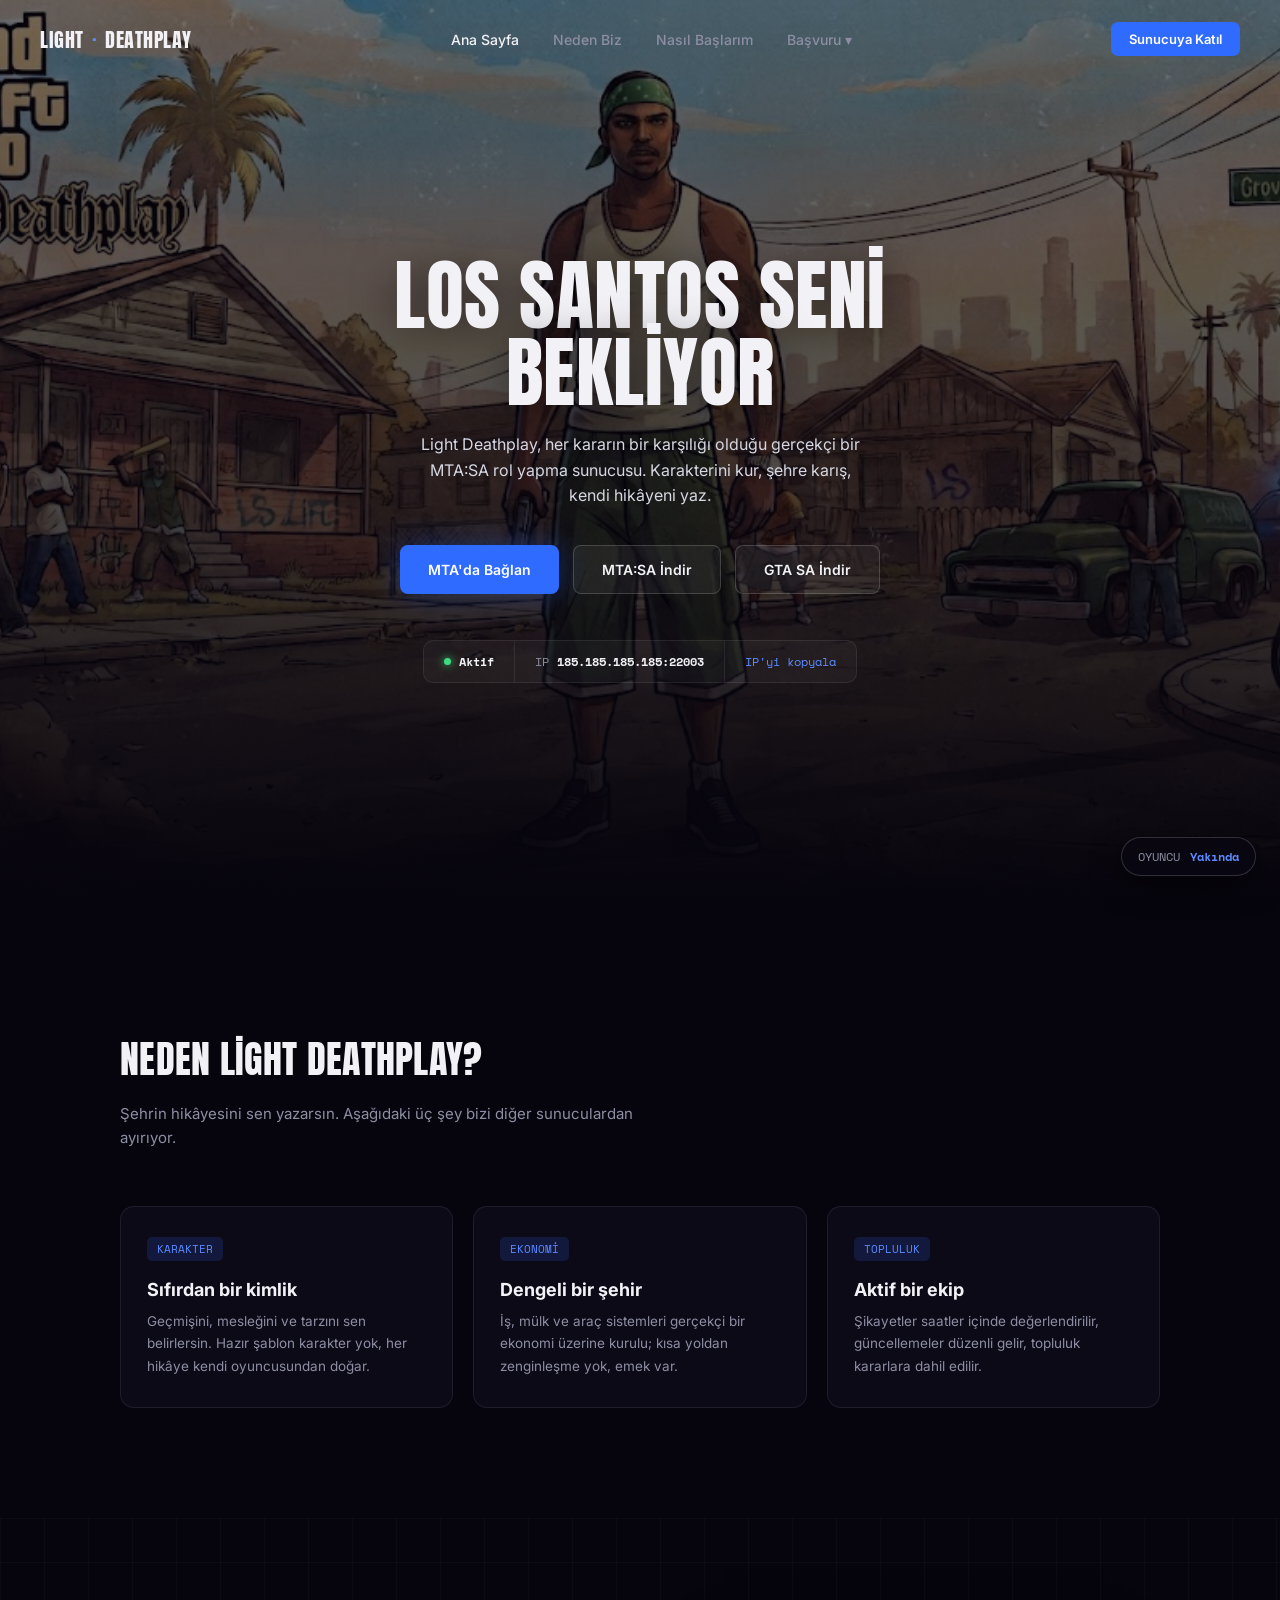
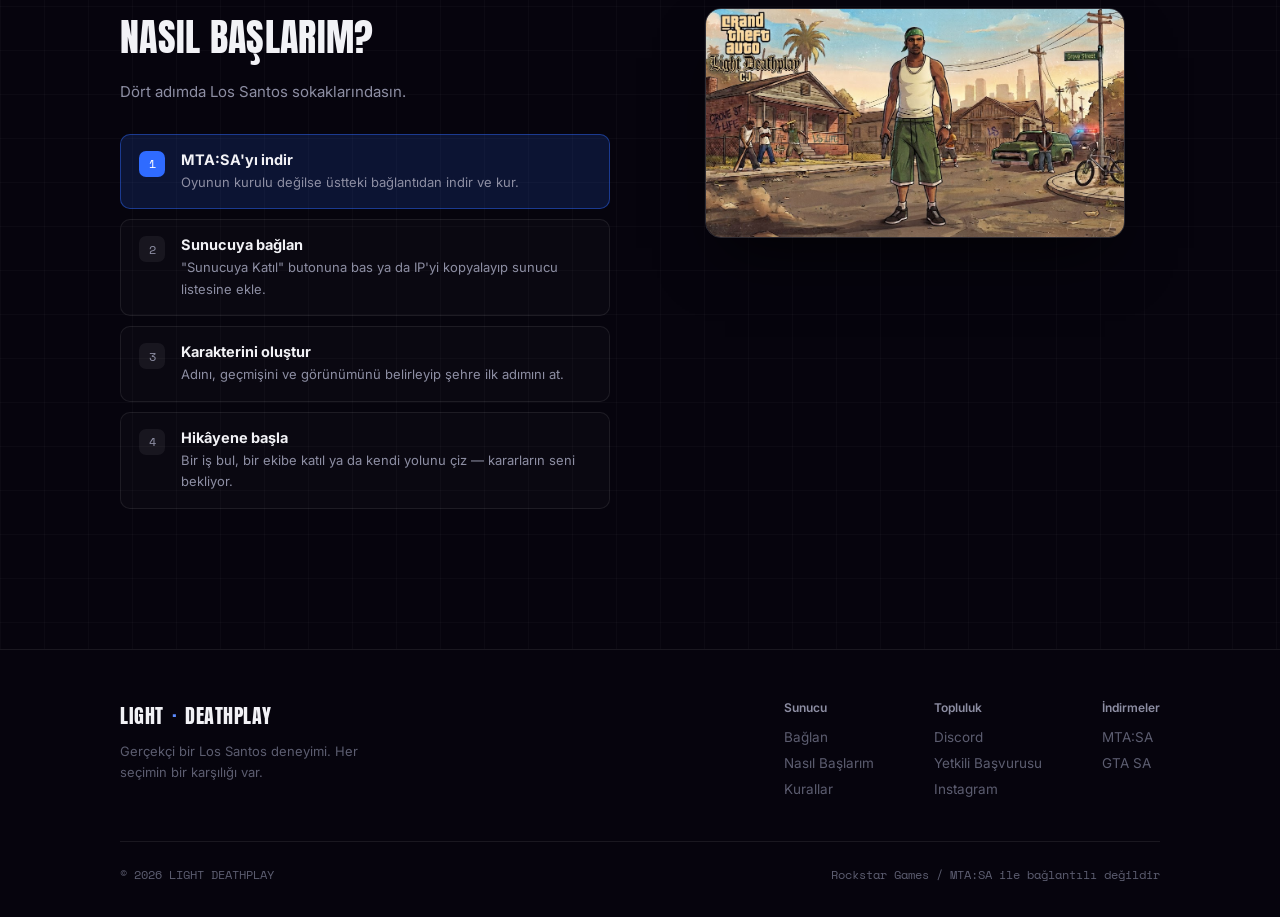
<file: index.html>
<!DOCTYPE html>
<html lang="tr">
<head>
<meta charset="UTF-8">
<meta name="viewport" content="width=device-width, initial-scale=1.0">
<title>Light Deathplay — MTA:SA Rol Yapma Sunucusu</title>
<link rel="icon" type="image/png" href="favicon.png">
<link rel="preconnect" href="https://fonts.googleapis.com">
<link rel="preconnect" href="https://fonts.gstatic.com" crossorigin>
<link href="https://fonts.googleapis.com/css2?family=Anton&family=Inter:wght@400;500;600;700&family=Space+Mono:wght@400;700&display=swap" rel="stylesheet">
<link rel="stylesheet" href="style.css">
<style>
  /* Üst Menü Açılır (Dropdown) Stilleri - Sayfayı aşağı kaydırmaz */
  .nav-dropdown {
    position: relative;
    display: inline-block;
  }
  .nav-dropdown-content {
    display: none;
    position: absolute;
    top: 100%;
    left: 0;
    background: #121214;
    min-width: 240px;
    box-shadow: 0px 8px 16px rgba(0,0,0,0.5);
    border: 1px solid #29292e;
    border-radius: 8px;
    z-index: 1000;
    overflow: hidden;
  }
  .nav-dropdown-content a {
    color: #fff;
    padding: 12px 16px;
    text-decoration: none;
    display: block;
    font-size: 13px;
    font-family: 'Inter', sans-serif;
    transition: background 0.2s, padding-left 0.2s, color 0.2s;
  }
  .nav-dropdown-content a:hover {
    background: #1a1a1e;
    padding-left: 20px;
    color: #3b82f6;
  }
  /* Tıklandığında veya fareyle gelince açılması için */
  .nav-dropdown.active .nav-dropdown-content,
  .nav-dropdown:hover .nav-dropdown-content {
    display: block;
  }
</style>
</head>
<body>

<header class="navbar" id="navbar">
  <a href="#top" class="logo">LIGHT<span class="dot">·</span>DEATHPLAY</a>
  <nav class="nav-links">
    <a href="#top" class="nav-item active">Ana Sayfa</a>
    <a href="#neden" class="nav-item">Neden Biz</a>
    <a href="#nasil" class="nav-item">Nasıl Başlarım</a>
    
    <!-- Üst Menüdeki Başvuru Açılır Menüsü (Doğru dosya isimleriyle) -->
    <div class="nav-dropdown" id="navDropdown">
      <a href="javascript:void(0)" class="nav-item" onclick="toggleNavDropdown(event)">Başvuru ▾</a>
      <div class="nav-dropdown-content">
        <a href="lspd-basvuru.html">🛡️ LSPD Başvurusu</a>
        <a href="lssd-basvuru.html">⭐ LSSD Başvurusu</a>
        <a href="basvuru.html">⚡ Sunucu Yetkili Başvurusu</a>
      </div>
    </div>
  </nav>
  <a href="mtasa://185.185.185.185:22003" class="nav-cta">Sunucuya Katıl</a>
</header>

<section class="hero" id="top">
  <div class="hero-content">
    <h1 class="hero-title">Los Santos Seni Bekliyor</h1>
    <p class="hero-desc">Light Deathplay, her kararın bir karşılığı olduğu gerçekçi bir MTA:SA rol yapma sunucusu. Karakterini kur, şehre karış, kendi hikâyeni yaz.</p>

    <div class="hero-actions">
      <a href="mtasa://185.185.185.185:22003" class="btn btn-primary">MTA'da Bağlan</a>
      <a href="https://multitheftauto.com/" target="_blank" rel="noopener" class="btn btn-secondary">MTA:SA İndir</a>
      <a href="https://dosya.co/s0plkghxsu1f/Gta-sa_By-İces_By-Ahmets.zip.html" target="_blank" rel="noopener" class="btn btn-secondary">GTA SA İndir</a>
    </div>

    <div class="hero-status">
      <div class="status-cell"><span class="status-dot"></span> <strong id="status-text">Aktif</strong></div>
      <div class="status-cell">IP <strong>185.185.185.185:22003</strong></div>
      <div class="status-cell"><button class="status-copy" id="copy-ip">IP'yi kopyala</button></div>
    </div>
  </div>
</section>

<section class="features-section" id="neden">
  <div class="wrap">
    <div class="section-head">
      <h2>Neden Light Deathplay?</h2>
      <p>Şehrin hikâyesini sen yazarsın. Aşağıdaki üç şey bizi diğer sunuculardan ayırıyor.</p>
    </div>
    <div class="cards-grid">
      <div class="card">
        <span class="card-tag">KARAKTER</span>
        <h3>Sıfırdan bir kimlik</h3>
        <p>Geçmişini, mesleğini ve tarzını sen belirlersin. Hazır şablon karakter yok, her hikâye kendi oyuncusundan doğar.</p>
      </div>
      <div class="card">
        <span class="card-tag">EKONOMİ</span>
        <h3>Dengeli bir şehir</h3>
        <p>İş, mülk ve araç sistemleri gerçekçi bir ekonomi üzerine kurulu; kısa yoldan zenginleşme yok, emek var.</p>
      </div>
      <div class="card">
        <span class="card-tag">TOPLULUK</span>
        <h3>Aktif bir ekip</h3>
        <p>Şikayetler saatler içinde değerlendirilir, güncellemeler düzenli gelir, topluluk kararlara dahil edilir.</p>
      </div>
    </div>
  </div>
</section>

<section class="how-section" id="nasil">
  <div class="wrap how-grid">
    <div class="how-left">
      <div class="section-head" style="margin-bottom: 30px;">
        <h2>Nasıl Başlarım?</h2>
        <p>Dört adımda Los Santos sokaklarındasın.</p>
      </div>
      <div class="steps-list">
        <div class="step-item active">
          <span class="step-num">1</span>
          <div class="step-body">
            <strong>MTA:SA'yı indir</strong>
            <span>Oyunun kurulu değilse üstteki bağlantıdan indir ve kur.</span>
          </div>
        </div>
        <div class="step-item">
          <span class="step-num">2</span>
          <div class="step-body">
            <strong>Sunucuya bağlan</strong>
            <span>"Sunucuya Katıl" butonuna bas ya da IP'yi kopyalayıp sunucu listesine ekle.</span>
          </div>
        </div>
        <div class="step-item">
          <span class="step-num">3</span>
          <div class="step-body">
            <strong>Karakterini oluştur</strong>
            <span>Adını, geçmişini ve görünümünü belirleyip şehre ilk adımını at.</span>
          </div>
        </div>
        <div class="step-item">
          <span class="step-num">4</span>
          <div class="step-body">
            <strong>Hikâyene başla</strong>
            <span>Bir iş bul, bir ekibe katıl ya da kendi yolunu çiz — kararların seni bekliyor.</span>
          </div>
        </div>
      </div>
    </div>
    <div class="how-visual">
      <div class="how-visual-frame">
        <img src="Gta.jpg" alt="Light Deathplay karakteri Grove Street'te">
      </div>
    </div>
  </div>
</section>

<script>
  function toggleNavDropdown(event) {
    event.stopPropagation();
    const dropdown = document.getElementById('navDropdown');
    dropdown.classList.toggle('active');
  }

  // Sayfada başka bir yere tıklandığında menüyü kapat
  window.addEventListener('click', function() {
    const dropdown = document.getElementById('navDropdown');
    if (dropdown) {
      dropdown.classList.remove('active');
    }
  });
</script>

<footer class="footer">
  <div class="wrap">
    <div class="footer-top">
      <div class="footer-brand">
        <a href="#top" class="logo">LIGHT<span class="dot">·</span>DEATHPLAY</a>
        <p>Gerçekçi bir Los Santos deneyimi. Her seçimin bir karşılığı var.</p>
      </div>
      <div class="footer-links">
        <div class="footer-col">
          <h4>Sunucu</h4>
          <a href="mtasa://185.185.185.185:22003">Bağlan</a>
          <a href="#nasil">Nasıl Başlarım</a>
          <a href="#neden">Kurallar</a>
        </div>
        <div class="footer-col">
          <h4>Topluluk</h4>
          <a href="https://discord.gg/2nWKxBMngr" target="_blank" rel="noopener">Discord</a>
          <a href="basvuru.html">Yetkili Başvurusu</a>
          <a href="#">Instagram</a>
        </div>
        <div class="footer-col">
          <h4>İndirmeler</h4>
          <a href="https://multitheftauto.com/" target="_blank" rel="noopener">MTA:SA</a>
          <a href="https://dosya.co/s0plkghxsu1f/Gta-sa_By-İces_By-Ahmets.zip.html" target="_blank" rel="noopener">GTA SA</a>
        </div>
      </div>
    </div>
    <div class="footer-bottom">
      <span>© 2026 LIGHT DEATHPLAY</span>
      <span>Rockstar Games / MTA:SA ile bağlantılı değildir</span>
    </div>
  </div>
</footer>

<div class="server-widget-fixed">
  <span class="label">OYUNCU</span>
  <span class="count" id="player-count">Yakında</span>
</div>

<div class="toast" id="toast">IP kopyalandı</div>

<script src="script.js"></script>
</body>
</html>
</file>
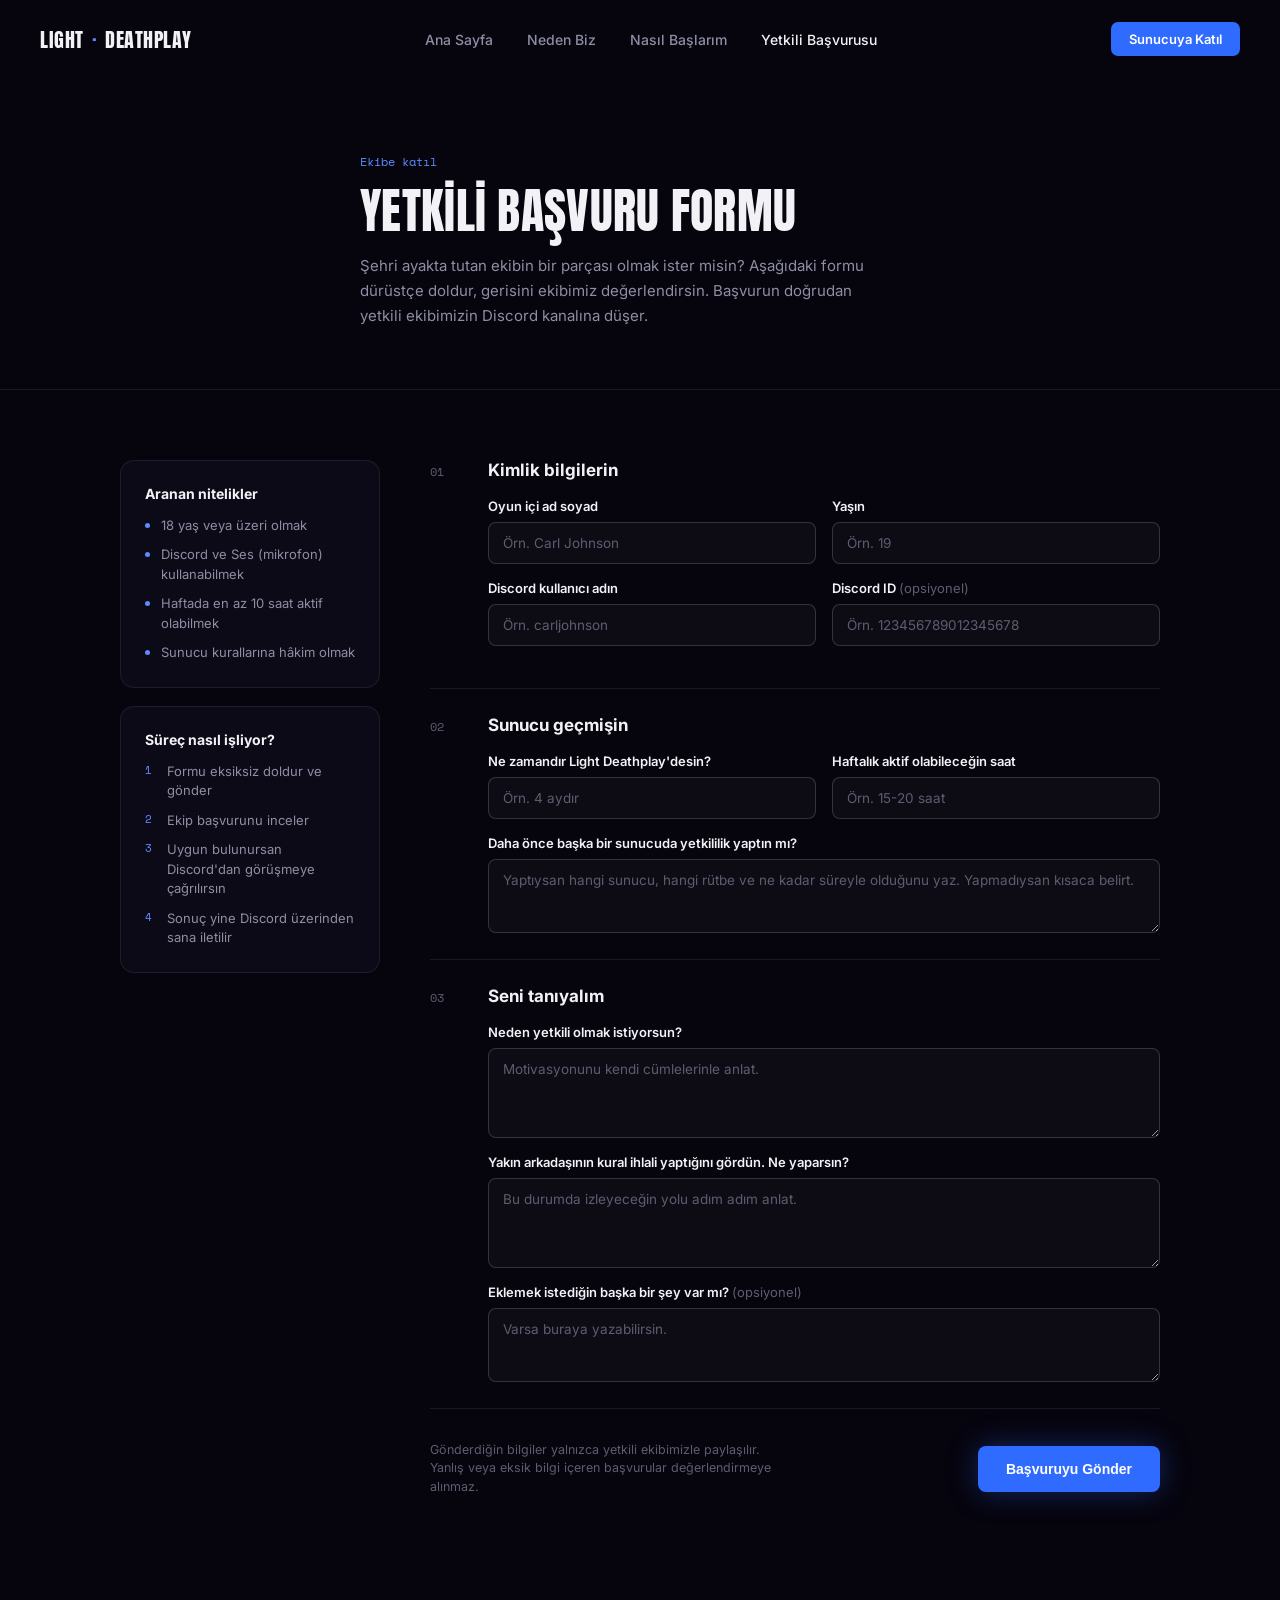
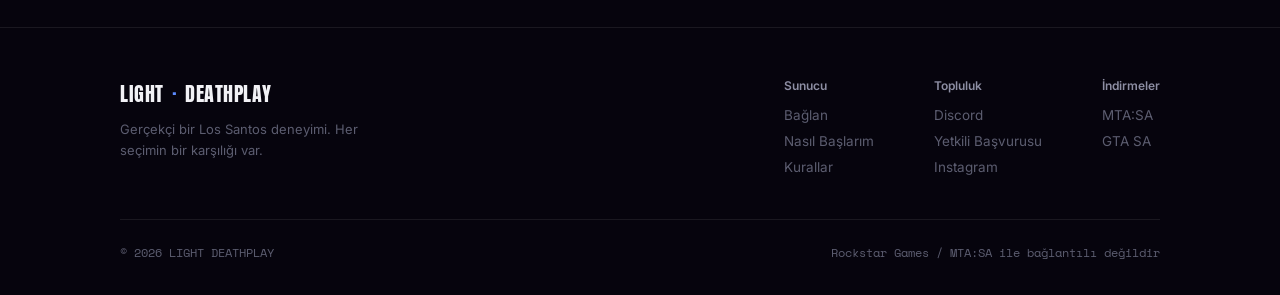
<file: basvuru.html>
<!DOCTYPE html>
<html lang="tr">
<head>
<meta charset="UTF-8">
<meta name="viewport" content="width=device-width, initial-scale=1.0">
<title>Yetkili Başvurusu — Light Deathplay</title>
<link rel="icon" type="image/png" href="favicon.png">
<link rel="preconnect" href="https://fonts.googleapis.com">
<link rel="preconnect" href="https://fonts.gstatic.com" crossorigin>
<link href="https://fonts.googleapis.com/css2?family=Anton&family=Inter:wght@400;500;600;700&family=Space+Mono:wght@400;700&display=swap" rel="stylesheet">
<link rel="stylesheet" href="style.css">
</head>
<body>

<header class="navbar" id="navbar">
  <a href="index.html" class="logo">LIGHT<span class="dot">·</span>DEATHPLAY</a>
  <nav class="nav-links">
    <a href="index.html" class="nav-item">Ana Sayfa</a>
    <a href="index.html#neden" class="nav-item">Neden Biz</a>
    <a href="index.html#nasil" class="nav-item">Nasıl Başlarım</a>
    <a href="basvuru.html" class="nav-item active">Yetkili Başvurusu</a>
  </nav>
  <a href="mtasa://185.185.185.185:22003" class="nav-cta">Sunucuya Katıl</a>
</header>

<section class="apply-hero" id="top">
  <div class="wrap apply-hero-content">
    <span class="apply-eyebrow">Ekibe katıl</span>
    <h1 class="apply-title">Yetkili Başvuru Formu</h1>
    <p class="apply-desc">Şehri ayakta tutan ekibin bir parçası olmak ister misin? Aşağıdaki formu dürüstçe doldur, gerisini ekibimiz değerlendirsin. Başvurun doğrudan yetkili ekibimizin Discord kanalına düşer.</p>
  </div>
</section>

<section class="apply-section">
  <div class="wrap apply-grid">

    <aside class="apply-info">
      <div class="info-card">
        <h3>Aranan nitelikler</h3>
        <ul class="info-list">
          <li>18 yaş veya üzeri olmak</li>
          <li>Discord ve Ses (mikrofon) kullanabilmek</li>
          <li>Haftada en az 10 saat aktif olabilmek</li>
          <li>Sunucu kurallarına hâkim olmak</li>
        </ul>
      </div>
      <div class="info-card">
        <h3>Süreç nasıl işliyor?</h3>
        <ul class="info-list numbered">
          <li>Formu eksiksiz doldur ve gönder</li>
          <li>Ekip başvurunu inceler</li>
          <li>Uygun bulunursan Discord'dan görüşmeye çağrılırsın</li>
          <li>Sonuç yine Discord üzerinden sana iletilir</li>
        </ul>
      </div>
    </aside>

    <form class="apply-form" id="apply-form" novalidate>

      <div class="form-block">
        <span class="form-block-num">01</span>
        <div class="form-block-body">
          <h4>Kimlik bilgilerin</h4>

          <div class="form-row two">
            <div class="form-group">
              <label for="ic-isim">Oyun içi ad soyad</label>
              <input type="text" id="ic-isim" name="icIsim" placeholder="Örn. Carl Johnson" required>
            </div>
            <div class="form-group">
              <label for="yas">Yaşın</label>
              <input type="number" id="yas" name="yas" min="10" max="99" placeholder="Örn. 19" required>
            </div>
          </div>

          <div class="form-row two">
            <div class="form-group">
              <label for="discord-kullanici">Discord kullanıcı adın</label>
              <input type="text" id="discord-kullanici" name="discordKullanici" placeholder="Örn. carljohnson" required>
            </div>
            <div class="form-group">
              <label for="discord-id">Discord ID <span class="optional">(opsiyonel)</span></label>
              <input type="text" id="discord-id" name="discordId" placeholder="Örn. 123456789012345678">
            </div>
          </div>
        </div>
      </div>

      <div class="form-block">
        <span class="form-block-num">02</span>
        <div class="form-block-body">
          <h4>Sunucu geçmişin</h4>

          <div class="form-row two">
            <div class="form-group">
              <label for="oynama-suresi">Ne zamandır Light Deathplay'desin?</label>
              <input type="text" id="oynama-suresi" name="oynamaSuresi" placeholder="Örn. 4 aydır" required>
            </div>
            <div class="form-group">
              <label for="haftalik-saat">Haftalık aktif olabileceğin saat</label>
              <input type="text" id="haftalik-saat" name="haftalikSaat" placeholder="Örn. 15-20 saat" required>
            </div>
          </div>

          <div class="form-group">
            <label for="deneyim">Daha önce başka bir sunucuda yetkililik yaptın mı?</label>
            <textarea id="deneyim" name="deneyim" rows="3" placeholder="Yaptıysan hangi sunucu, hangi rütbe ve ne kadar süreyle olduğunu yaz. Yapmadıysan kısaca belirt."></textarea>
          </div>
        </div>
      </div>

      <div class="form-block">
        <span class="form-block-num">03</span>
        <div class="form-block-body">
          <h4>Seni tanıyalım</h4>

          <div class="form-group">
            <label for="neden">Neden yetkili olmak istiyorsun?</label>
            <textarea id="neden" name="neden" rows="4" placeholder="Motivasyonunu kendi cümlelerinle anlat." required></textarea>
          </div>

          <div class="form-group">
            <label for="senaryo">Yakın arkadaşının kural ihlali yaptığını gördün. Ne yaparsın?</label>
            <textarea id="senaryo" name="senaryo" rows="4" placeholder="Bu durumda izleyeceğin yolu adım adım anlat." required></textarea>
          </div>

          <div class="form-group">
            <label for="ek-bilgi">Eklemek istediğin başka bir şey var mı? <span class="optional">(opsiyonel)</span></label>
            <textarea id="ek-bilgi" name="ekBilgi" rows="3" placeholder="Varsa buraya yazabilirsin."></textarea>
          </div>
        </div>
      </div>

      <div class="form-footer">
        <p class="form-note">Gönderdiğin bilgiler yalnızca yetkili ekibimizle paylaşılır. Yanlış veya eksik bilgi içeren başvurular değerlendirmeye alınmaz.</p>
        <button type="submit" class="btn btn-primary form-submit" id="submit-btn">Başvuruyu Gönder</button>
      </div>

    </form>
  </div>
</section>

<footer class="footer">
  <div class="wrap">
    <div class="footer-top">
      <div class="footer-brand">
        <a href="index.html" class="logo">LIGHT<span class="dot">·</span>DEATHPLAY</a>
        <p>Gerçekçi bir Los Santos deneyimi. Her seçimin bir karşılığı var.</p>
      </div>
      <div class="footer-links">
        <div class="footer-col">
          <h4>Sunucu</h4>
          <a href="mtasa://185.185.185.185:22003">Bağlan</a>
          <a href="index.html#nasil">Nasıl Başlarım</a>
          <a href="index.html#neden">Kurallar</a>
        </div>
        <div class="footer-col">
          <h4>Topluluk</h4>
          <a href="https://discord.gg/UNMCfuBeXM" target="_blank" rel="noopener">Discord</a>
          <a href="basvuru.html">Yetkili Başvurusu</a>
          <a href="#">Instagram</a>
        </div>
        <div class="footer-col">
          <h4>İndirmeler</h4>
          <a href="https://multitheftauto.com/" target="_blank" rel="noopener">MTA:SA</a>
          <a href="https://dosya.co/s0plkghxsu1f/Gta-sa_By-İces_By-Ahmets.zip.html" target="_blank" rel="noopener">GTA SA</a>
        </div>
      </div>
    </div>
    <div class="footer-bottom">
      <span>© 2026 LIGHT DEATHPLAY</span>
      <span>Rockstar Games / MTA:SA ile bağlantılı değildir</span>
    </div>
  </div>
</footer>

<div class="toast" id="toast">Başvurun gönderildi</div>

<script src="basvuru.js"></script>
</body>
</html>
<script src="basvuru.js"></script>
</file>
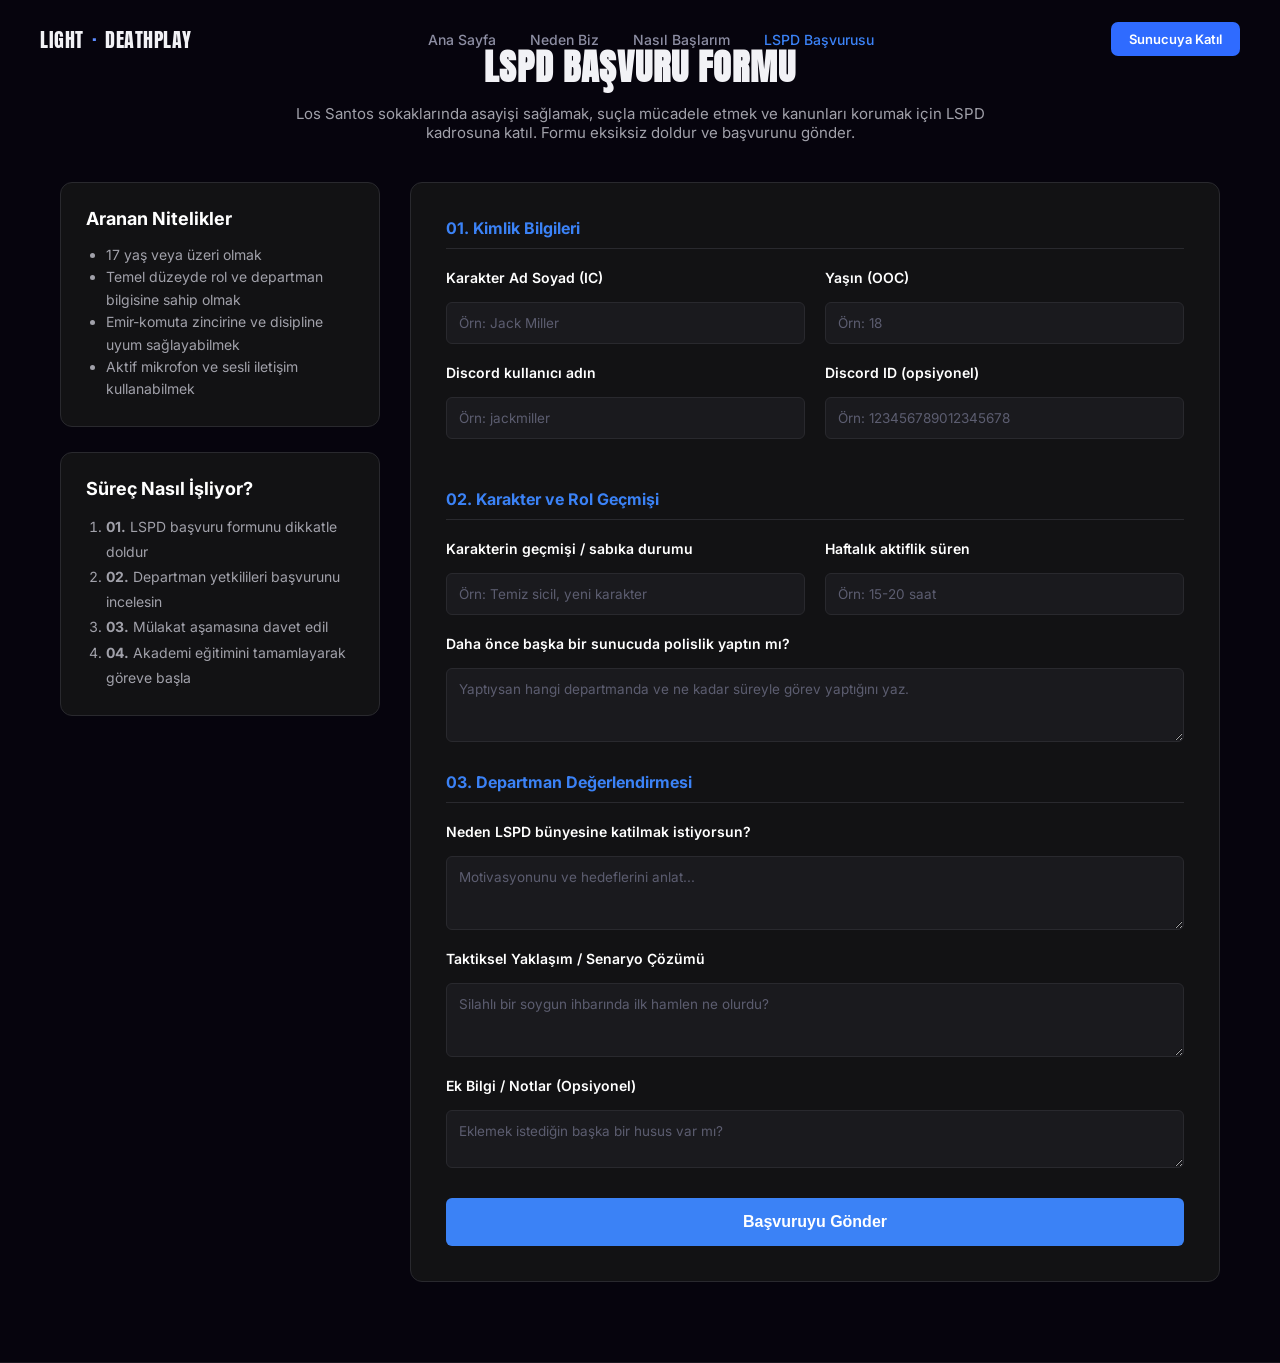
<file: lspd-basvuru.html>
<!DOCTYPE html>
<html lang="tr">
<head>
    <meta charset="UTF-8">
    <meta name="viewport" content="width=device-width, initial-scale=1.0">
    <title>Light Deathplay — LSPD Başvurusu</title>
    <link rel="icon" type="image/png" href="favicon.png">
    <link rel="preconnect" href="https://fonts.googleapis.com">
    <link rel="preconnect" href="https://fonts.gstatic.com" crossorigin>
    <link href="https://fonts.googleapis.com/css2?family=Anton&family=Inter:wght@400;500;600;700&family=Space+Mono:wght@400;700&display=swap" rel="stylesheet">
    <link rel="stylesheet" href="style.css">
    <style>
        /* Tasarımın bozulmaması için ek esnek düzenler */
        .apply-container { max-width: 1200px; margin: 40px auto; padding: 0 20px; display: grid; grid-template-columns: 320px 1fr; gap: 30px; }
        @media(max-width: 900px) { .apply-container { grid-template-columns: 1fr; } }
        .sidebar-box { background: #121214; border: 1px solid #29292e; border-radius: 12px; padding: 25px; margin-bottom: 25px; }
        .sidebar-box h3 { font-size: 18px; margin-bottom: 15px; color: #fff; }
        .sidebar-box ul { padding-left: 20px; color: #a1a1aa; font-size: 14px; line-height: 1.6; }
        .form-section-box { background: #121214; border: 1px solid #29292e; border-radius: 12px; padding: 35px; }
        .section-title { font-size: 16px; color: #3b82f6; font-weight: 700; margin-bottom: 20px; border-bottom: 1px solid #29292e; padding-bottom: 10px; }
        .grid-2 { display: grid; grid-template-columns: 1fr 1fr; gap: 20px; }
        @media(max-width: 600px) { .grid-2 { grid-template-columns: 1fr; } }
        .form-group { margin-bottom: 20px; }
        .form-group label { display: block; margin-bottom: 8px; font-weight: 600; color: #fff; font-size: 14px; }
        .form-group input, .form-group textarea { width: 100%; padding: 12px; background: #1a1a1e; border: 1px solid #29292e; color: #fff; border-radius: 6px; box-sizing: border-box; font-family: inherit; }
        .form-group input:focus, .form-group textarea:focus { border-color: #3b82f6; outline: none; }
        .submit-btn { width: 100%; padding: 15px; background: #3b82f6; color: #fff; border: none; border-radius: 6px; font-weight: 700; font-size: 16px; cursor: pointer; transition: background 0.2s; }
        .submit-btn:hover { background: #2563eb; }
        
        /* Toast Bildirimi */
        #toast { visibility: hidden; min-width: 250px; background-color: #22c55e; color: #fff; text-align: center; border-radius: 6px; padding: 16px; position: fixed; z-index: 1000; left: 50%; bottom: 30px; transform: translateX(-50%); font-weight: 600; }
        #toast.show { visibility: visible; animation: fadein 0.5s, fadeout 0.5s 3s; }
        @keyframes fadein { from {bottom: 0; opacity: 0;} to {bottom: 30px; opacity: 1;} }
        @keyframes fadeout { from {bottom: 30px; opacity: 1;} to {bottom: 0; opacity: 0;} }
    </style>
</head>
<body>

<header class="navbar" id="navbar">
  <a href="index.html" class="logo">LIGHT<span class="dot">·</span>DEATHPLAY</a>
  <nav class="nav-links">
    <a href="index.html" class="nav-item">Ana Sayfa</a>
    <a href="index.html#neden" class="nav-item">Neden Biz</a>
    <a href="index.html#nasil" class="nav-item">Nasıl Başlarım</a>
    <a href="lspd-basvuru.html" class="nav-item" style="color: #3b82f6;">LSPD Başvurusu</a>
  </nav>
  <a href="mtasa://185.185.185.185:22003" class="nav-cta">Sunucuya Katıl</a>
</header>

<section class="apply-hero" style="padding: 40px 0;">
  <div style="text-align: center; max-width: 800px; margin: 0 auto 30px auto; padding: 0 20px;">
    <h1 style="font-size: 36px; font-family: 'Anton', sans-serif; letter-spacing: 1px; margin-bottom: 10px;">LSPD BAŞVURU FORMU</h1>
    <p style="color: #a1a1aa; font-size: 15px;">Los Santos sokaklarında asayişi sağlamak, suçla mücadele etmek ve kanunları korumak için LSPD kadrosuna katıl. Formu eksiksiz doldur ve başvurunu gönder.</p>
  </div>

  <div class="apply-container">
    <!-- Sol Bilgi Panelleri -->
    <div>
      <div class="sidebar-box">
        <h3>Aranan Nitelikler</h3>
        <ul>
          <li>17 yaş veya üzeri olmak</li>
          <li>Temel düzeyde rol ve departman bilgisine sahip olmak</li>
          <li>Emir-komuta zincirine ve disipline uyum sağlayabilmek</li>
          <li>Aktif mikrofon ve sesli iletişim kullanabilmek</li>
        </ul>
      </div>

      <div class="sidebar-box">
        <h3>Süreç Nasıl İşliyor?</h3>
        <ol style="padding-left: 20px; color: #a1a1aa; font-size: 14px; line-height: 1.8;">
          <li><b>01.</b> LSPD başvuru formunu dikkatle doldur</li>
          <li><b>02.</b> Departman yetkilileri başvurunu incelesin</li>
          <li><b>03.</b> Mülakat aşamasına davet edil</li>
          <li><b>04.</b> Akademi eğitimini tamamlayarak göreve başla</li>
        </ol>
      </div>
    </div>

    <!-- Sağ Form Alanı -->
    <div class="form-section-box">
      <form id="lspd-form">
        
        <div class="section-title">01. Kimlik Bilgileri</div>
        <div class="grid-2">
          <div class="form-group">
            <label>Karakter Ad Soyad (IC)</label>
            <input type="text" id="ic-isim" required placeholder="Örn: Jack Miller">
          </div>
          <div class="form-group">
            <label>Yaşın (OOC)</label>
            <input type="text" id="yas" required placeholder="Örn: 18">
          </div>
        </div>

        <div class="grid-2">
          <div class="form-group">
            <label>Discord kullanıcı adın</label>
            <input type="text" id="discord-kullanici" required placeholder="Örn: jackmiller">
          </div>
          <div class="form-group">
            <label>Discord ID (opsiyonel)</label>
            <input type="text" id="discord-id" placeholder="Örn: 123456789012345678">
          </div>
        </div>

        <div class="section-title" style="margin-top: 30px;">02. Karakter ve Rol Geçmişi</div>
        <div class="grid-2">
          <div class="form-group">
            <label>Karakterin geçmişi / sabıka durumu</label>
            <input type="text" id="oynama-suresi" required placeholder="Örn: Temiz sicil, yeni karakter">
          </div>
          <div class="form-group">
            <label>Haftalık aktiflik süren</label>
            <input type="text" id="haftalik-saat" required placeholder="Örn: 15-20 saat">
          </div>
        </div>

        <div class="form-group">
          <label>Daha önce başka bir sunucuda polislik yaptın mı?</label>
          <textarea id="deneyim" rows="3" placeholder="Yaptıysan hangi departmanda ve ne kadar süreyle görev yaptığını yaz."></textarea>
        </div>

        <div class="section-title" style="margin-top: 30px;">03. Departman Değerlendirmesi</div>
        <div class="form-group">
          <label>Neden LSPD bünyesine katilmak istiyorsun?</label>
          <textarea id="neden" rows="3" required placeholder="Motivasyonunu ve hedeflerini anlat..."></textarea>
        </div>

        <div class="form-group">
          <label>Taktiksel Yaklaşım / Senaryo Çözümü</label>
          <textarea id="senaryo" rows="3" required placeholder="Silahlı bir soygun ihbarında ilk hamlen ne olurdu?"></textarea>
        </div>

        <div class="form-group">
          <label>Ek Bilgi / Notlar (Opsiyonel)</label>
          <textarea id="ek-bilgi" rows="2" placeholder="Eklemek istediğin başka bir husus var mı?"></textarea>
        </div>

        <button type="submit" class="submit-btn" style="margin-top: 10px;">Başvuruyu Gönder</button>
      </form>
    </div>
  </div>
</section>

<div id="toast">LSPD başvurunuz başarıyla gönderildi!</div>

<!-- JavaScript Bağlantısı -->
<script src="lspd-basvuru.js"></script>
</body>
</html>
</file>
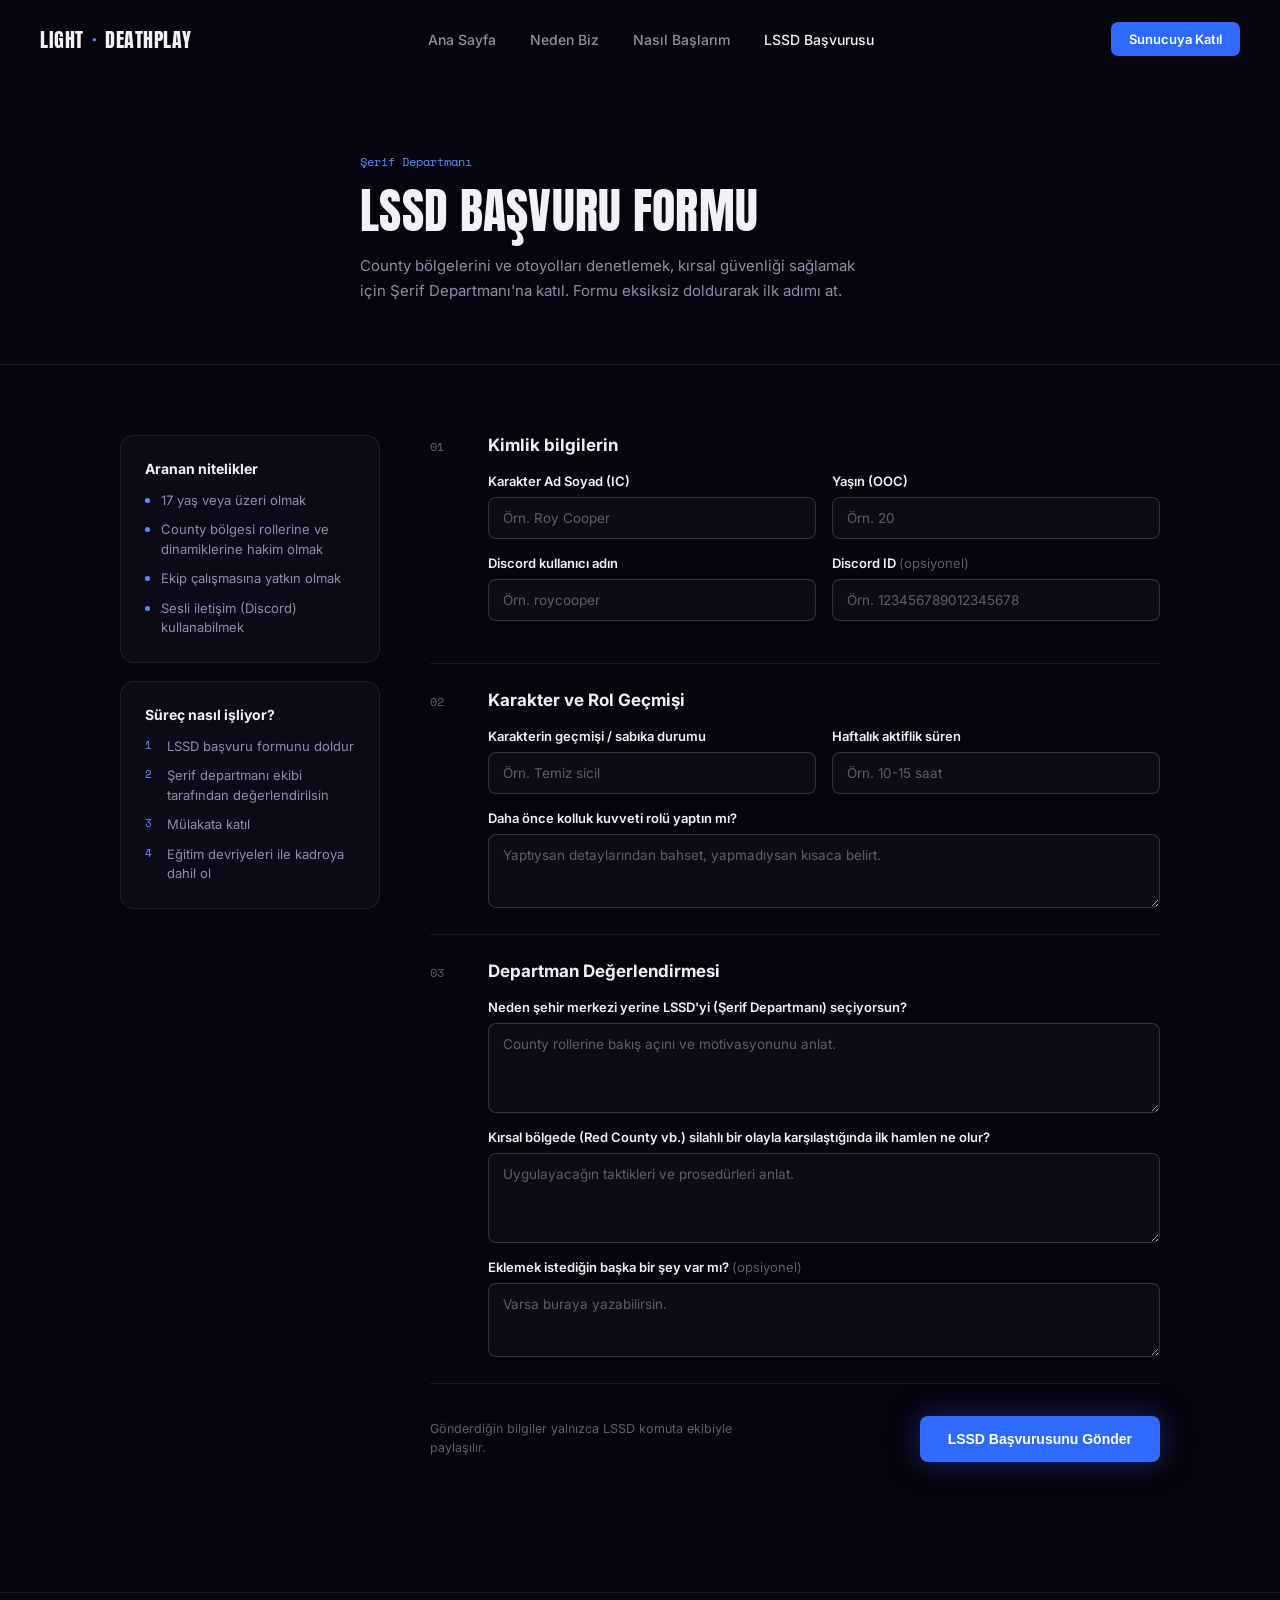
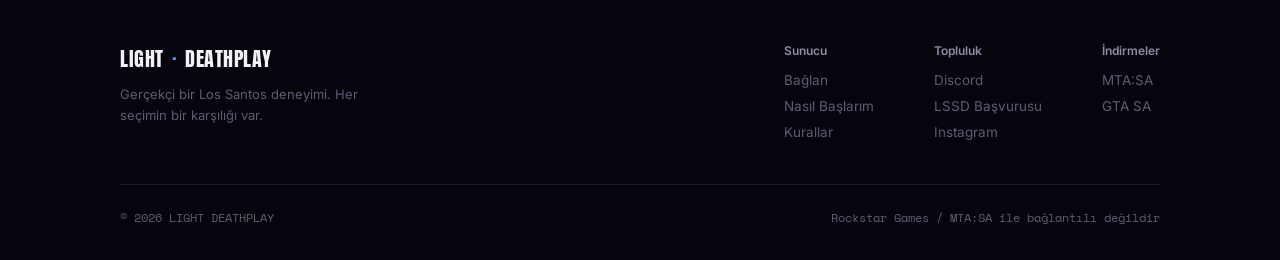
<file: lssd-basvuru.html>
<!DOCTYPE html>
<html lang="tr">
<head>
<meta charset="UTF-8">
<meta name="viewport" content="width=device-width, initial-scale=1.0">
<title>LSSD Başvurusu — Light Deathplay</title>
<link rel="icon" type="image/png" href="favicon.png">
<link rel="preconnect" href="https://fonts.googleapis.com">
<link rel="preconnect" href="https://fonts.gstatic.com" crossorigin>
<link href="https://fonts.googleapis.com/css2?family=Anton&family=Inter:wght@400;500;600;700&family=Space+Mono:wght@400;700&display=swap" rel="stylesheet">
<link rel="stylesheet" href="style.css">
</head>
<body>

<header class="navbar" id="navbar">
  <a href="index.html" class="logo">LIGHT<span class="dot">·</span>DEATHPLAY</a>
  <nav class="nav-links">
    <a href="index.html" class="nav-item">Ana Sayfa</a>
    <a href="index.html#neden" class="nav-item">Neden Biz</a>
    <a href="index.html#nasil" class="nav-item">Nasıl Başlarım</a>
    <a href="lssd-basvuru.html" class="nav-item active">LSSD Başvurusu</a>
  </nav>
  <a href="mtasa://185.185.185.185:22003" class="nav-cta">Sunucuya Katıl</a>
</header>

<section class="apply-hero" id="top">
  <div class="wrap apply-hero-content">
    <span class="apply-eyebrow">Şerif Departmanı</span>
    <h1 class="apply-title">LSSD Başvuru Formu</h1>
    <p class="apply-desc">County bölgelerini ve otoyolları denetlemek, kırsal güvenliği sağlamak için Şerif Departmanı'na katıl. Formu eksiksiz doldurarak ilk adımı at.</p>
  </div>
</section>

<section class="apply-section">
  <div class="wrap apply-grid">

    <aside class="apply-info">
      <div class="info-card">
        <h3>Aranan nitelikler</h3>
        <ul class="info-list">
          <li>17 yaş veya üzeri olmak</li>
          <li>County bölgesi rollerine ve dinamiklerine hakim olmak</li>
          <li>Ekip çalışmasına yatkın olmak</li>
          <li>Sesli iletişim (Discord) kullanabilmek</li>
        </ul>
      </div>
      <div class="info-card">
        <h3>Süreç nasıl işliyor?</h3>
        <ul class="info-list numbered">
          <li>LSSD başvuru formunu doldur</li>
          <li>Şerif departmanı ekibi tarafından değerlendirilsin</li>
          <li>Mülakata katıl</li>
          <li>Eğitim devriyeleri ile kadroya dahil ol</li>
        </ul>
      </div>
    </aside>

    <form class="apply-form" id="lssd-form" novalidate>

      <div class="form-block">
        <span class="form-block-num">01</span>
        <div class="form-block-body">
          <h4>Kimlik bilgilerin</h4>

          <div class="form-row two">
            <div class="form-group">
              <label for="ic-isim">Karakter Ad Soyad (IC)</label>
              <input type="text" id="ic-isim" name="icIsim" placeholder="Örn. Roy Cooper" required>
            </div>
            <div class="form-group">
              <label for="yas">Yaşın (OOC)</label>
              <input type="number" id="yas" name="yas" min="10" max="99" placeholder="Örn. 20" required>
            </div>
          </div>

          <div class="form-row two">
            <div class="form-group">
              <label for="discord-kullanici">Discord kullanıcı adın</label>
              <input type="text" id="discord-kullanici" name="discordKullanici" placeholder="Örn. roycooper" required>
            </div>
            <div class="form-group">
              <label for="discord-id">Discord ID <span class="optional">(opsiyonel)</span></label>
              <input type="text" id="discord-id" name="discordId" placeholder="Örn. 123456789012345678">
            </div>
          </div>
        </div>
      </div>

      <div class="form-block">
        <span class="form-block-num">02</span>
        <div class="form-block-body">
          <h4>Karakter ve Rol Geçmişi</h4>

          <div class="form-row two">
            <div class="form-group">
              <label for="oynama-suresi">Karakterin geçmişi / sabıka durumu</label>
              <input type="text" id="oynama-suresi" name="oynamaSuresi" placeholder="Örn. Temiz sicil" required>
            </div>
            <div class="form-group">
              <label for="haftalik-saat">Haftalık aktiflik süren</label>
              <input type="text" id="haftalik-saat" name="haftalikSaat" placeholder="Örn. 10-15 saat" required>
            </div>
          </div>

          <div class="form-group">
            <label for="deneyim">Daha önce kolluk kuvveti rolü yaptın mı?</label>
            <textarea id="deneyim" name="deneyim" rows="3" placeholder="Yaptıysan detaylarından bahset, yapmadıysan kısaca belirt."></textarea>
          </div>
        </div>
      </div>

      <div class="form-block">
        <span class="form-block-num">03</span>
        <div class="form-block-body">
          <h4>Departman Değerlendirmesi</h4>

          <div class="form-group">
            <label for="neden">Neden şehir merkezi yerine LSSD'yi (Şerif Departmanı) seçiyorsun?</label>
            <textarea id="neden" name="neden" rows="4" placeholder="County rollerine bakış açını ve motivasyonunu anlat." required></textarea>
          </div>

          <div class="form-group">
            <label for="senaryo">Kırsal bölgede (Red County vb.) silahlı bir olayla karşılaştığında ilk hamlen ne olur?</label>
            <textarea id="senaryo" name="senaryo" rows="4" placeholder="Uygulayacağın taktikleri ve prosedürleri anlat." required></textarea>
          </div>

          <div class="form-group">
            <label for="ek-bilgi">Eklemek istediğin başka bir şey var mı? <span class="optional">(opsiyonel)</span></label>
            <textarea id="ek-bilgi" name="ekBilgi" rows="3" placeholder="Varsa buraya yazabilirsin."></textarea>
          </div>
        </div>
      </div>

      <div class="form-footer">
        <p class="form-note">Gönderdiğin bilgiler yalnızca LSSD komuta ekibiyle paylaşılır.</p>
        <button type="submit" class="btn btn-primary form-submit" id="submit-btn">LSSD Başvurusunu Gönder</button>
      </div>

    </form>
  </div>
</section>

<footer class="footer">
  <div class="wrap">
    <div class="footer-top">
      <div class="footer-brand">
        <a href="index.html" class="logo">LIGHT<span class="dot">·</span>DEATHPLAY</a>
        <p>Gerçekçi bir Los Santos deneyimi. Her seçimin bir karşılığı var.</p>
      </div>
      <div class="footer-links">
        <div class="footer-col">
          <h4>Sunucu</h4>
          <a href="mtasa://185.185.185.185:22003">Bağlan</a>
          <a href="index.html#nasil">Nasıl Başlarım</a>
          <a href="index.html#neden">Kurallar</a>
        </div>
        <div class="footer-col">
          <h4>Topluluk</h4>
          <a href="https://discord.gg/UNMCfuBeXM" target="_blank" rel="noopener">Discord</a>
          <a href="lssd-basvuru.html">LSSD Başvurusu</a>
          <a href="#">Instagram</a>
        </div>
        <div class="footer-col">
          <h4>İndirmeler</h4>
          <a href="https://multitheftauto.com/" target="_blank" rel="noopener">MTA:SA</a>
          <a href="https://dosya.co/s0plkghxsu1f/Gta-sa_By-İces_By-Ahmets.zip.html" target="_blank" rel="noopener">GTA SA</a>
        </div>
      </div>
    </div>
    <div class="footer-bottom">
      <span>© 2026 LIGHT DEATHPLAY</span>
      <span>Rockstar Games / MTA:SA ile bağlantılı değildir</span>
    </div>
  </div>
</footer>

<div class="toast" id="toast">LSSD başvurunuz gönderildi</div>

<script src="lssd-basvuru.js"></script>
</body>
</html>
</file>
<file: style.css>
/* ==========================================================================
   Light Deathplay — MTA:SA roleplay landing page
   ========================================================================== */

:root {
  --bg: #06040d;
  --bg-raised: #0d0a18;
  --line: rgba(255, 255, 255, 0.08);
  --line-strong: rgba(255, 255, 255, 0.16);
  --text: #f2f2f6;
  --text-dim: #8d8ea3;
  --text-faint: #5c5d70;
  --blue: #2f6bff;
  --blue-bright: #5c8bff;
  --blue-dim: rgba(47, 107, 255, 0.16);
  --blue-line: rgba(47, 107, 255, 0.45);

  --font-display: "Anton", "Arial Narrow", sans-serif;
  --font-body: "Inter", "Segoe UI", Tahoma, sans-serif;
  --font-mono: "Space Mono", "Courier New", monospace;
}

* { margin: 0; padding: 0; box-sizing: border-box; }

html { scroll-behavior: smooth; }

body {
  background: var(--bg);
  color: var(--text);
  font-family: var(--font-body);
  overflow-x: hidden;
}

a { color: inherit; }

img { max-width: 100%; display: block; }

.wrap {
  max-width: 1120px;
  margin: 0 auto;
  padding: 0 40px;
}

/* ---------- Navbar ---------- */

.navbar {
  position: fixed;
  top: 0;
  left: 0;
  width: 100%;
  z-index: 100;
  display: flex;
  align-items: center;
  justify-content: space-between;
  padding: 22px 40px;
  transition: background 0.25s ease, border-color 0.25s ease, backdrop-filter 0.25s ease;
  border-bottom: 1px solid transparent;
}

.navbar.scrolled {
  background: rgba(6, 4, 13, 0.85);
  backdrop-filter: blur(10px);
  border-bottom: 1px solid var(--line);
}

.logo {
  display: flex;
  align-items: baseline;
  gap: 8px;
  font-family: var(--font-display);
  font-size: 20px;
  letter-spacing: 0.5px;
  text-decoration: none;
  color: var(--text);
}

.logo .dot { color: var(--blue-bright); }

.nav-links {
  display: flex;
  align-items: center;
  gap: 34px;
}

.nav-item {
  color: var(--text-dim);
  text-decoration: none;
  font-size: 14px;
  font-weight: 500;
  transition: color 0.2s ease;
}

.nav-item:hover { color: var(--text); }
.nav-item.active { color: var(--text); }

.nav-cta {
  display: inline-flex;
  align-items: center;
  gap: 8px;
  background: var(--blue);
  color: #fff;
  font-size: 13px;
  font-weight: 600;
  padding: 9px 18px;
  border-radius: 7px;
  text-decoration: none;
  transition: background 0.2s ease, transform 0.2s ease;
}

.nav-cta:hover { background: var(--blue-bright); transform: translateY(-1px); }

.nav-toggle { display: none; }

/* ---------- Hero ---------- */

.hero {
  position: relative;
  min-height: 100vh;
  display: flex;
  align-items: center;
  justify-content: center;
  text-align: center;
  padding: 140px 40px 100px;
  background:
    linear-gradient(180deg, rgba(6,4,13,0.55) 0%, rgba(6,4,13,0.72) 55%, var(--bg) 100%),
    url("Gta.jpg") no-repeat center 20% / cover;
}

.hero-ring {
  position: absolute;
  left: 50%;
  bottom: -120px;
  transform: translateX(-50%);
  width: 720px;
  height: 720px;
  border-radius: 50%;
  border: 1px solid var(--blue-line);
  box-shadow: 0 0 80px 10px rgba(47, 107, 255, 0.18) inset;
  pointer-events: none;
}

.hero-content {
  position: relative;
  z-index: 2;
  max-width: 720px;
  display: flex;
  flex-direction: column;
  align-items: center;
}

.hero-title {
  font-family: var(--font-display);
  font-weight: 400;
  font-size: 78px;
  line-height: 0.98;
  letter-spacing: 0.5px;
  text-transform: uppercase;
  color: var(--text);
  text-shadow: 0 4px 40px rgba(0,0,0,0.5);
}

.hero-desc {
  margin-top: 22px;
  font-size: 16px;
  line-height: 1.6;
  color: #d6d7e2;
  max-width: 460px;
}

.hero-actions {
  display: flex;
  gap: 14px;
  margin-top: 36px;
  flex-wrap: wrap;
  justify-content: center;
}

.btn {
  display: inline-flex;
  align-items: center;
  gap: 8px;
  padding: 15px 28px;
  border-radius: 8px;
  font-size: 14px;
  font-weight: 600;
  text-decoration: none;
  transition: transform 0.2s ease, background 0.2s ease, border-color 0.2s ease;
  white-space: nowrap;
}

.btn-primary {
  background: var(--blue);
  color: #fff;
  box-shadow: 0 0 30px rgba(47, 107, 255, 0.35);
}
.btn-primary:hover { background: var(--blue-bright); transform: translateY(-2px); }

.btn-secondary {
  background: rgba(255,255,255,0.05);
  color: var(--text);
  border: 1px solid var(--line-strong);
}
.btn-secondary:hover { border-color: var(--blue-line); transform: translateY(-2px); }

/* Server readout strip */

.hero-status {
  margin-top: 46px;
  display: flex;
  align-items: center;
  gap: 0;
  font-family: var(--font-mono);
  font-size: 12px;
  color: var(--text-dim);
  background: rgba(255,255,255,0.03);
  border: 1px solid var(--line);
  border-radius: 10px;
  overflow: hidden;
}

.status-cell {
  padding: 12px 20px;
  border-right: 1px solid var(--line);
  display: flex;
  align-items: center;
  gap: 8px;
}
.status-cell:last-child { border-right: none; }

.status-dot {
  width: 7px;
  height: 7px;
  border-radius: 50%;
  background: #3ddc84;
  box-shadow: 0 0 8px #3ddc84;
}

.status-cell strong {
  color: var(--text);
  font-weight: 700;
}

.status-copy {
  background: none;
  border: none;
  color: var(--blue-bright);
  font-family: var(--font-mono);
  font-size: 12px;
  cursor: pointer;
  padding: 0;
}
.status-copy:hover { color: #fff; }

/* ---------- Floating player counter ---------- */

.server-widget-fixed {
  position: fixed;
  bottom: 24px;
  right: 24px;
  display: flex;
  align-items: center;
  gap: 10px;
  background: rgba(9, 7, 17, 0.9);
  backdrop-filter: blur(10px);
  border: 1px solid var(--line-strong);
  padding: 10px 16px;
  border-radius: 24px;
  font-family: var(--font-mono);
  font-size: 12px;
  z-index: 999;
  box-shadow: 0 8px 30px rgba(0,0,0,0.5);
}

.server-widget-fixed .label { color: var(--text-dim); }
.server-widget-fixed .count { color: var(--blue-bright); font-weight: 700; }

/* ---------- Section shell ---------- */

section { position: relative; }

.section-head {
  max-width: 560px;
  margin-bottom: 56px;
}

.section-head h2 {
  font-family: var(--font-display);
  font-weight: 400;
  font-size: 38px;
  letter-spacing: 0.3px;
  color: var(--text);
  margin-bottom: 14px;
  text-transform: uppercase;
}

.section-head p {
  font-size: 15px;
  color: var(--text-dim);
  line-height: 1.6;
}

/* ---------- Feature cards ---------- */

.features-section {
  padding: 130px 0 110px;
}

.cards-grid {
  display: grid;
  grid-template-columns: repeat(3, 1fr);
  gap: 20px;
}

.card {
  background: var(--bg-raised);
  border: 1px solid var(--line);
  border-radius: 14px;
  padding: 30px 26px;
  transition: border-color 0.25s ease, transform 0.25s ease;
}

.card:hover {
  border-color: var(--blue-line);
  transform: translateY(-4px);
}

.card-tag {
  display: inline-block;
  font-family: var(--font-mono);
  font-size: 11px;
  color: var(--blue-bright);
  background: var(--blue-dim);
  padding: 4px 10px;
  border-radius: 5px;
  margin-bottom: 18px;
}

.card h3 {
  font-size: 18px;
  font-weight: 700;
  margin-bottom: 10px;
}

.card p {
  font-size: 13.5px;
  color: var(--text-dim);
  line-height: 1.65;
}

/* ---------- How to play ---------- */

.how-section {
  padding: 90px 0 140px;
  background-image:
    linear-gradient(rgba(255,255,255,0.025) 1px, transparent 1px),
    linear-gradient(90deg, rgba(255,255,255,0.025) 1px, transparent 1px);
  background-size: 44px 44px;
}

.how-grid {
  display: grid;
  grid-template-columns: 1fr 1fr;
  gap: 60px;
  align-items: start;
}

.steps-list {
  display: flex;
  flex-direction: column;
  gap: 10px;
  margin-top: 10px;
}

.step-item {
  display: flex;
  align-items: flex-start;
  gap: 16px;
  padding: 16px 18px;
  border-radius: 10px;
  background: rgba(255,255,255,0.02);
  border: 1px solid var(--line);
  transition: border-color 0.25s ease, background 0.25s ease;
}

.step-item.active {
  border-color: var(--blue-line);
  background: var(--blue-dim);
}

.step-num {
  flex: none;
  width: 26px;
  height: 26px;
  border-radius: 7px;
  background: rgba(255,255,255,0.06);
  color: var(--text-dim);
  font-family: var(--font-mono);
  font-size: 12px;
  display: flex;
  align-items: center;
  justify-content: center;
}

.step-item.active .step-num {
  background: var(--blue);
  color: #fff;
}

.step-body strong {
  display: block;
  font-size: 14.5px;
  margin-bottom: 3px;
}

.step-body span {
  font-size: 13px;
  color: var(--text-dim);
  line-height: 1.5;
}

.how-visual {
  position: sticky;
  top: 110px;
  display: flex;
  align-items: center;
  justify-content: center;
}

.how-visual-frame {
  position: relative;
  width: 100%;
  max-width: 420px;
}

.how-visual-ring {
  position: absolute;
  inset: -18px;
  border: 1px solid var(--blue-line);
  border-radius: 20px;
  pointer-events: none;
}

.how-visual img {
  border-radius: 16px;
  border: 1px solid var(--line-strong);
  box-shadow: 0 30px 60px -20px rgba(0,0,0,0.7);
}

/* ---------- Yetkili başvuru sayfası ---------- */

.apply-hero {
  padding: 150px 40px 60px;
  border-bottom: 1px solid var(--line);
}

.apply-hero-content {
  max-width: 640px;
}

.apply-eyebrow {
  display: inline-block;
  font-family: var(--font-mono);
  font-size: 12px;
  color: var(--blue-bright);
  margin-bottom: 16px;
}

.apply-title {
  font-family: var(--font-display);
  font-weight: 400;
  font-size: 48px;
  letter-spacing: 0.3px;
  text-transform: uppercase;
  color: var(--text);
  line-height: 1.05;
}

.apply-desc {
  margin-top: 18px;
  font-size: 15px;
  line-height: 1.65;
  color: var(--text-dim);
  max-width: 520px;
}

.apply-section {
  padding: 70px 0 130px;
}

.apply-grid {
  display: grid;
  grid-template-columns: 260px 1fr;
  gap: 50px;
  align-items: start;
}

.apply-info {
  position: sticky;
  top: 110px;
  display: flex;
  flex-direction: column;
  gap: 18px;
}

.info-card {
  background: var(--bg-raised);
  border: 1px solid var(--line);
  border-radius: 14px;
  padding: 24px;
}

.info-card h3 {
  font-size: 14px;
  font-weight: 700;
  margin-bottom: 14px;
}

.info-list {
  list-style: none;
  display: flex;
  flex-direction: column;
  gap: 10px;
}

.info-list li {
  position: relative;
  padding-left: 16px;
  font-size: 13px;
  color: var(--text-dim);
  line-height: 1.5;
}

.info-list li::before {
  content: "";
  position: absolute;
  left: 0;
  top: 7px;
  width: 5px;
  height: 5px;
  border-radius: 50%;
  background: var(--blue-bright);
}

.info-list.numbered {
  counter-reset: step;
}

.info-list.numbered li {
  padding-left: 22px;
  counter-increment: step;
}

.info-list.numbered li::before {
  content: counter(step);
  width: auto;
  height: auto;
  border-radius: 0;
  background: none;
  top: 0;
  font-family: var(--font-mono);
  font-size: 11px;
  color: var(--blue-bright);
}

.apply-form {
  display: flex;
  flex-direction: column;
  gap: 26px;
}

.form-block {
  display: grid;
  grid-template-columns: 40px 1fr;
  gap: 18px;
  padding-bottom: 26px;
  border-bottom: 1px solid var(--line);
}

.form-block:last-of-type {
  border-bottom: none;
}

.form-block-num {
  font-family: var(--font-mono);
  font-size: 12px;
  color: var(--text-faint);
  padding-top: 3px;
}

.form-block-body h4 {
  font-size: 17px;
  font-weight: 700;
  margin-bottom: 18px;
}

.form-row {
  display: grid;
  gap: 16px;
  margin-bottom: 16px;
}

.form-row.two {
  grid-template-columns: 1fr 1fr;
}

.form-group {
  display: flex;
  flex-direction: column;
  gap: 8px;
  margin-bottom: 16px;
}

.form-row .form-group {
  margin-bottom: 0;
}

.form-group:last-child {
  margin-bottom: 0;
}

.form-group label {
  font-size: 13px;
  font-weight: 600;
  color: var(--text);
}

.form-group .optional {
  font-weight: 400;
  color: var(--text-faint);
}

.form-group input,
.form-group textarea {
  background: rgba(255,255,255,0.03);
  border: 1px solid var(--line-strong);
  border-radius: 8px;
  padding: 12px 14px;
  font-family: var(--font-body);
  font-size: 13.5px;
  color: var(--text);
  resize: vertical;
  transition: border-color 0.2s ease, background 0.2s ease;
}

.form-group input::placeholder,
.form-group textarea::placeholder {
  color: var(--text-faint);
}

.form-group input:focus,
.form-group textarea:focus {
  outline: none;
  border-color: var(--blue-line);
  background: rgba(255,255,255,0.05);
}

.form-footer {
  display: flex;
  align-items: center;
  justify-content: space-between;
  gap: 24px;
  flex-wrap: wrap;
  padding-top: 6px;
}

.form-note {
  font-size: 12.5px;
  color: var(--text-faint);
  max-width: 360px;
  line-height: 1.5;
}

.form-submit {
  border: none;
  cursor: pointer;
  flex: none;
}

.form-submit:disabled {
  opacity: 0.6;
  cursor: default;
}

.toast.toast-error {
  background: #d9384f;
}

@media (max-width: 880px) {
  .apply-grid { grid-template-columns: 1fr; }
  .apply-info { position: static; }
  .form-row.two { grid-template-columns: 1fr; }
  .apply-title { font-size: 36px; }
}

/* ---------- Footer ---------- */

.footer {
  border-top: 1px solid var(--line);
  padding: 50px 0 34px;
}

.footer-top {
  display: flex;
  justify-content: space-between;
  align-items: flex-start;
  flex-wrap: wrap;
  gap: 30px;
  padding-bottom: 34px;
}

.footer-brand .logo { margin-bottom: 10px; }

.footer-brand p {
  font-size: 13px;
  color: var(--text-faint);
  max-width: 280px;
  line-height: 1.6;
}

.footer-links {
  display: flex;
  gap: 60px;
  flex-wrap: wrap;
}

.footer-col h4 {
  font-size: 12px;
  color: var(--text-dim);
  margin-bottom: 14px;
  font-weight: 600;
}

.footer-col a {
  display: block;
  font-size: 13.5px;
  color: var(--text-faint);
  text-decoration: none;
  margin-bottom: 10px;
  transition: color 0.2s ease;
}

.footer-col a:hover { color: var(--text); }

.footer-bottom {
  padding-top: 24px;
  border-top: 1px solid var(--line);
  display: flex;
  justify-content: space-between;
  flex-wrap: wrap;
  gap: 10px;
  font-size: 12px;
  color: var(--text-faint);
  font-family: var(--font-mono);
}

/* ---------- Toast ---------- */

.toast {
  position: fixed;
  bottom: 74px;
  right: 24px;
  background: var(--blue);
  color: #fff;
  font-size: 12.5px;
  font-weight: 600;
  padding: 10px 16px;
  border-radius: 8px;
  z-index: 1000;
  opacity: 0;
  transform: translateY(6px);
  transition: opacity 0.2s ease, transform 0.2s ease;
  pointer-events: none;
}

.toast.show { opacity: 1; transform: translateY(0); }

/* ---------- Responsive ---------- */

@media (max-width: 880px) {
  .nav-links { display: none; }
  .hero-title { font-size: 52px; }
  .hero-status { flex-direction: column; }
  .status-cell { border-right: none; border-bottom: 1px solid var(--line); width: 100%; }
  .status-cell:last-child { border-bottom: none; }
  .cards-grid { grid-template-columns: 1fr; }
  .how-grid { grid-template-columns: 1fr; }
  .how-visual { position: static; margin-top: 10px; }
  .footer-links { gap: 36px; }
}

@media (max-width: 480px) {
  .wrap { padding: 0 22px; }
  .navbar { padding: 18px 22px; }
  .hero { padding: 120px 22px 80px; }
  .hero-title { font-size: 40px; }
  .btn { padding: 13px 20px; font-size: 13px; }
}

@media (prefers-reduced-motion: reduce) {
  * { transition: none !important; scroll-behavior: auto !important; }
}
</file>
